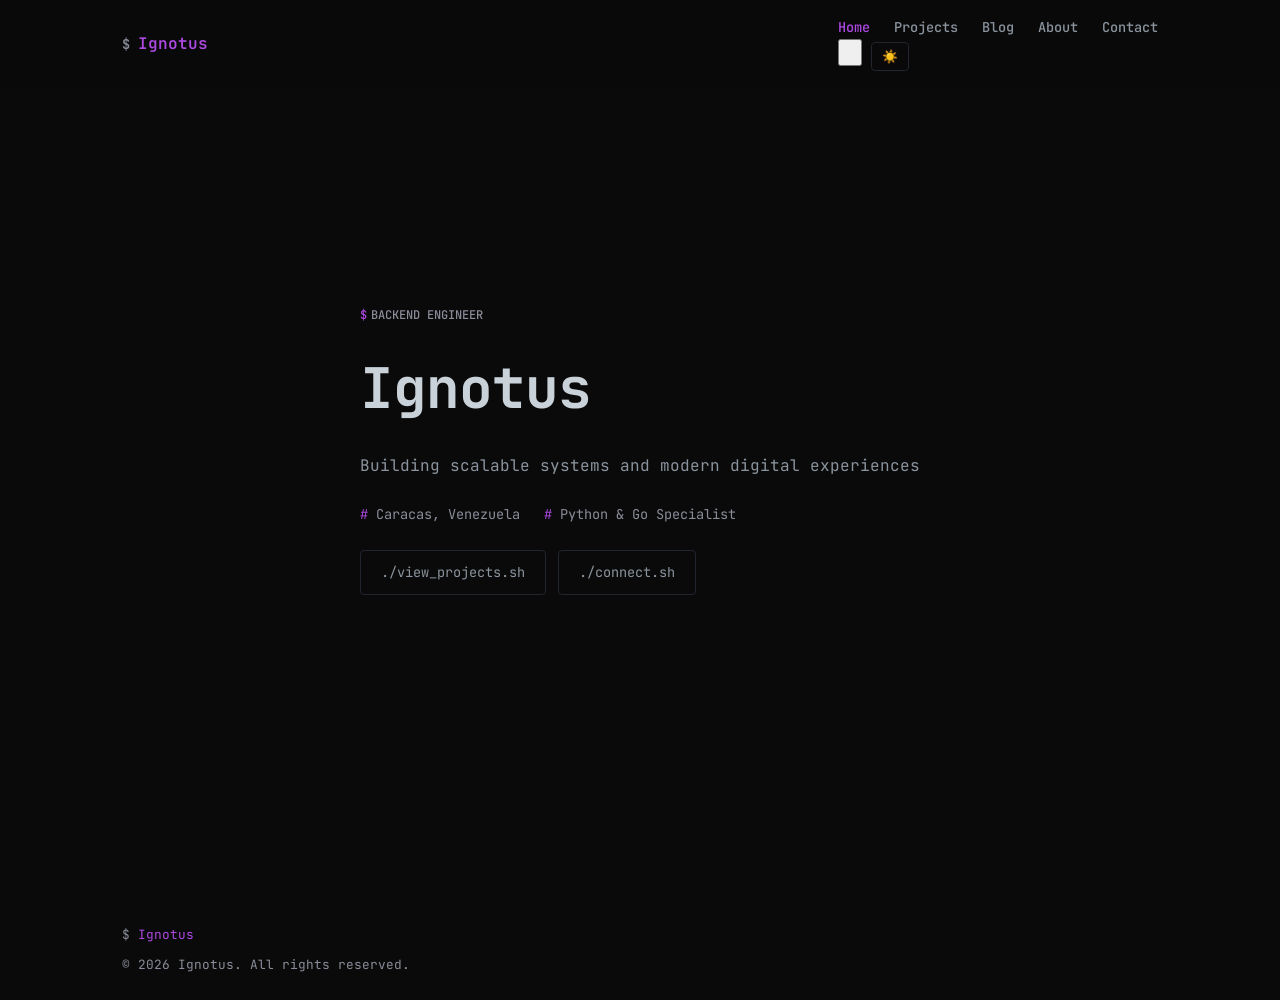
<file: index.html>
<!DOCTYPE html>
<html lang="en">
<head>
    <meta charset="UTF-8">
    <meta name="viewport" content="width=device-width, initial-scale=1.0">
    <title>Ignotus</title>
    <link rel="icon" href="data:image/svg+xml,<svg xmlns='http://www.w3.org/2000/svg' viewBox='0 0 100 100'><text y='.9em' font-size='90'>⌨</text></svg>">
    <link rel="preconnect" href="https://fonts.googleapis.com">
    <link rel="preconnect" href="https://fonts.gstatic.com" crossorigin>
    <link href="https://fonts.googleapis.com/css2?family=Inter:wght@400;500;600;700&family=JetBrains+Mono:wght@400;500;600&display=swap" rel="stylesheet">
    <link rel="stylesheet" href="style.css">
    <meta name="description" content="Ignotus - Backend Engineer | Python & Go | Systems & Scale">
    <meta property="og:title" content="Ignotus - Backend Engineer Portfolio">
    <meta property="og:description" content="Ignotus - Backend Engineer specializing in Python, Go, and scalable systems. View projects and get in touch.">
    <meta property="og:type" content="website">
    <meta property="og:site_name" content="Ignotus">
    <meta name="twitter:card" content="summary_large_image">
    <meta name="twitter:title" content="Ignotus - Backend Engineer Portfolio">
    <meta name="twitter:description" content="Ignotus - Backend Engineer specializing in Python, Go, and scalable systems. View projects and get in touch.">
</head>
<body>
    <a href="#main-content" class="skip-link">Skip to main content</a>
    <nav class="navbar">
        <div class="nav-content">
            <a href="index.html" class="logo">Ignotus</a>
            <div class="nav-links-wrapper">
                <ul class="nav-links">
                    <li><a href="index.html" class="active">Home</a></li>
                    <li><a href="projects.html">Projects</a></li>
                    <li><a href="blog.html">Blog</a></li>
                    <li><a href="about.html">About</a></li>
                    <li><a href="contact.html">Contact</a></li>
                </ul>
                <div class="nav-controls">
                    <button class="mobile-menu-btn" aria-label="Open menu">
                        <svg viewBox="0 0 24 24" width="20" height="20" fill="currentColor"><path d="M3 6h18M3 12h18M3 18h18"/></svg>
                    </button>
                    <button class="theme-toggle" aria-label="Toggle theme">🌙</button>
                </div>
            </div>
        </div>
    </nav>
    <div id="main-content">

    <section class="hero">
        <div class="hero-content">
            <p class="hero-label mono">BACKEND ENGINEER<span class="cursor"></span></p>
            <h1 class="hero-name">Ignotus</h1>
            <p class="hero-tagline sans">Building scalable systems and modern digital experiences</p>
            <div class="hero-meta">
                <span class="hero-location">Caracas, Venezuela</span>
                <span class="hero-role mono">Python & Go Specialist</span>
            </div>
            <div class="hero-links">
                <a href="projects.html">./view_projects.sh</a>
                <a href="contact.html">./connect.sh</a>
            </div>
        </div>
    </section>
</div>

    <footer class="footer">
        <div class="container">
            <div class="footer-content">
                <p class="footer-logo mono">Ignotus</p>
                <p class="footer-copy">© 2026 Ignotus. All rights reserved.</p>
            </div>
        </div>
    </footer>

    <script src="script.js"></script>
</body>
</html>
</file>
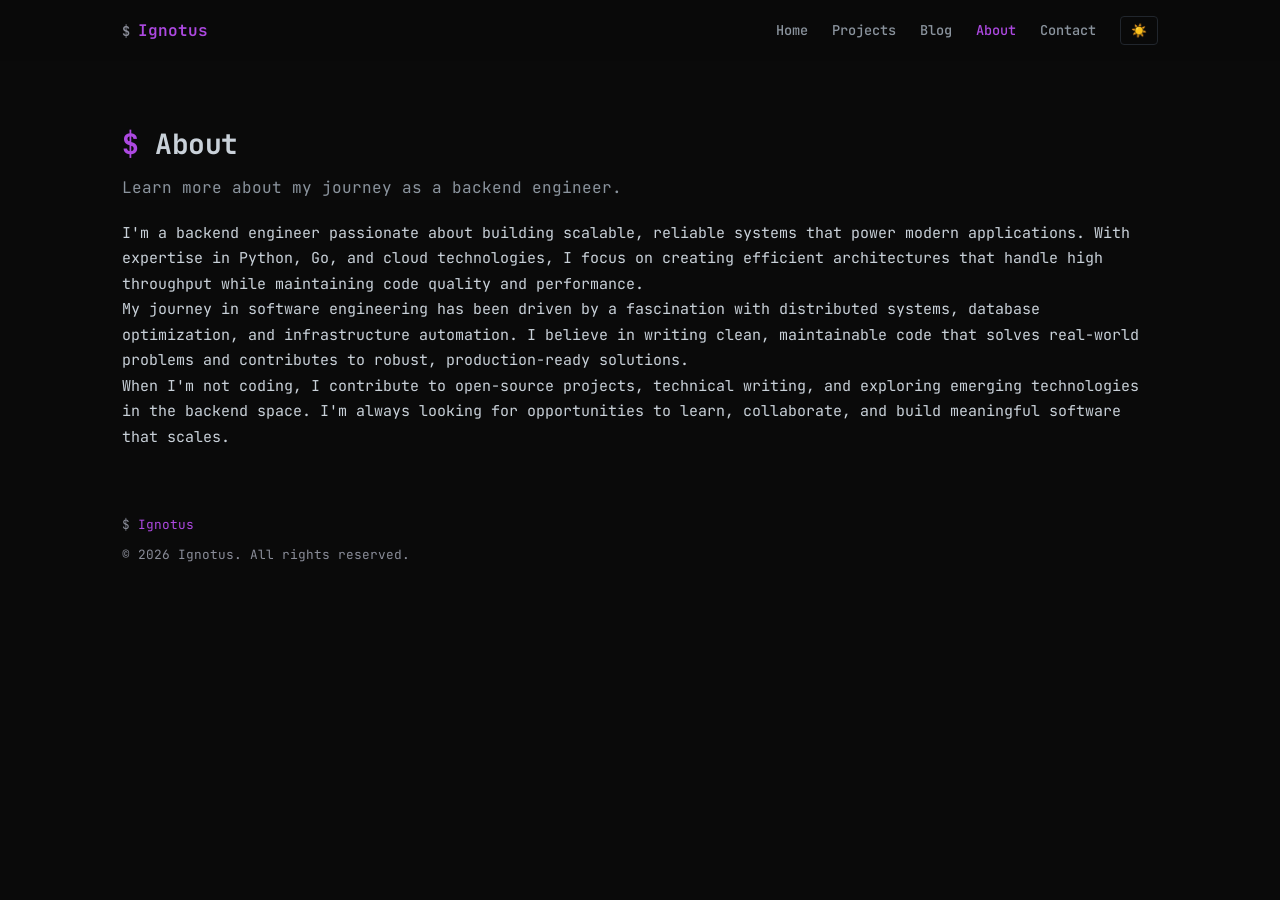
<file: about.html>
<!DOCTYPE html>
<html lang="en">
<head>
    <meta charset="UTF-8">
    <meta name="viewport" content="width=device-width, initial-scale=1.0">
    <title>About | Ignotus</title>
    <link rel="icon" href="data:image/svg+xml,<svg xmlns='http://www.w3.org/2000/svg' viewBox='0 0 100 100'><text y='.9em' font-size='90'>⌨</text></svg>">
    <link rel="preconnect" href="https://fonts.googleapis.com">
    <link rel="preconnect" href="https://fonts.gstatic.com" crossorigin>
    <link href="https://fonts.googleapis.com/css2?family=Inter:wght@400;500;600;700&family=JetBrains+Mono:wght@400;500;600&display=swap" rel="stylesheet">
    <link rel="stylesheet" href="style.css">
    <meta name="description" content="About | Ignotus">
    <meta property="og:title" content="About Ignotus - Backend Engineer">
    <meta property="og:description" content="Learn about Ignotus' journey as a backend engineer, expertise in Python, Go, and scalable systems.">
    <meta property="og:type" content="website">
    <meta property="og:site_name" content="Ignotus">
    <meta name="twitter:card" content="summary_large_image">
    <meta name="twitter:title" content="About Ignotus">
    <meta name="twitter:description" content="Learn about Ignotus' journey as a backend engineer, expertise in Python, Go, and scalable systems.">
</head>
<body>
    <a href="#main-content" class="skip-link">Skip to main content</a>
    <nav class="navbar">
        <div class="nav-content">
            <a href="index.html" class="logo">Ignotus</a>
            <ul class="nav-links">
                <li><a href="index.html">Home</a></li>
                <li><a href="projects.html">Projects</a></li>
                <li><a href="blog.html">Blog</a></li>
                <li><a href="about.html" class="active">About</a></li>
                <li><a href="contact.html">Contact</a></li>
                <button class="theme-toggle" aria-label="Toggle theme">🌙</button>
            </ul>
        </div>
    </nav>
    <div id="main-content">
    <section class="section">
        <div class="container">
            <div class="page-header">
                <h1 class="page-title mono">About</h1>
                <p class="page-subtitle">Learn more about my journey as a backend engineer.</p>
            </div>

            <div class="about-content fade-in">
                <p class="about-text">I'm a backend engineer passionate about building scalable, reliable systems that power modern applications. With expertise in Python, Go, and cloud technologies, I focus on creating efficient architectures that handle high throughput while maintaining code quality and performance.</p>

                <p class="about-text">My journey in software engineering has been driven by a fascination with distributed systems, database optimization, and infrastructure automation. I believe in writing clean, maintainable code that solves real-world problems and contributes to robust, production-ready solutions.</p>

                <p class="about-text">When I'm not coding, I contribute to open-source projects, technical writing, and exploring emerging technologies in the backend space. I'm always looking for opportunities to learn, collaborate, and build meaningful software that scales.</p>
            </div>
        </div>
    </section>
</div>

    <footer class="footer">
        <div class="container">
            <div class="footer-content">
                <p class="footer-logo mono">Ignotus</p>
                <p class="footer-copy">© 2026 Ignotus. All rights reserved.</p>
            </div>
        </div>
    </footer>

    <script src="script.js"></script>
</body>
</html>
</file>
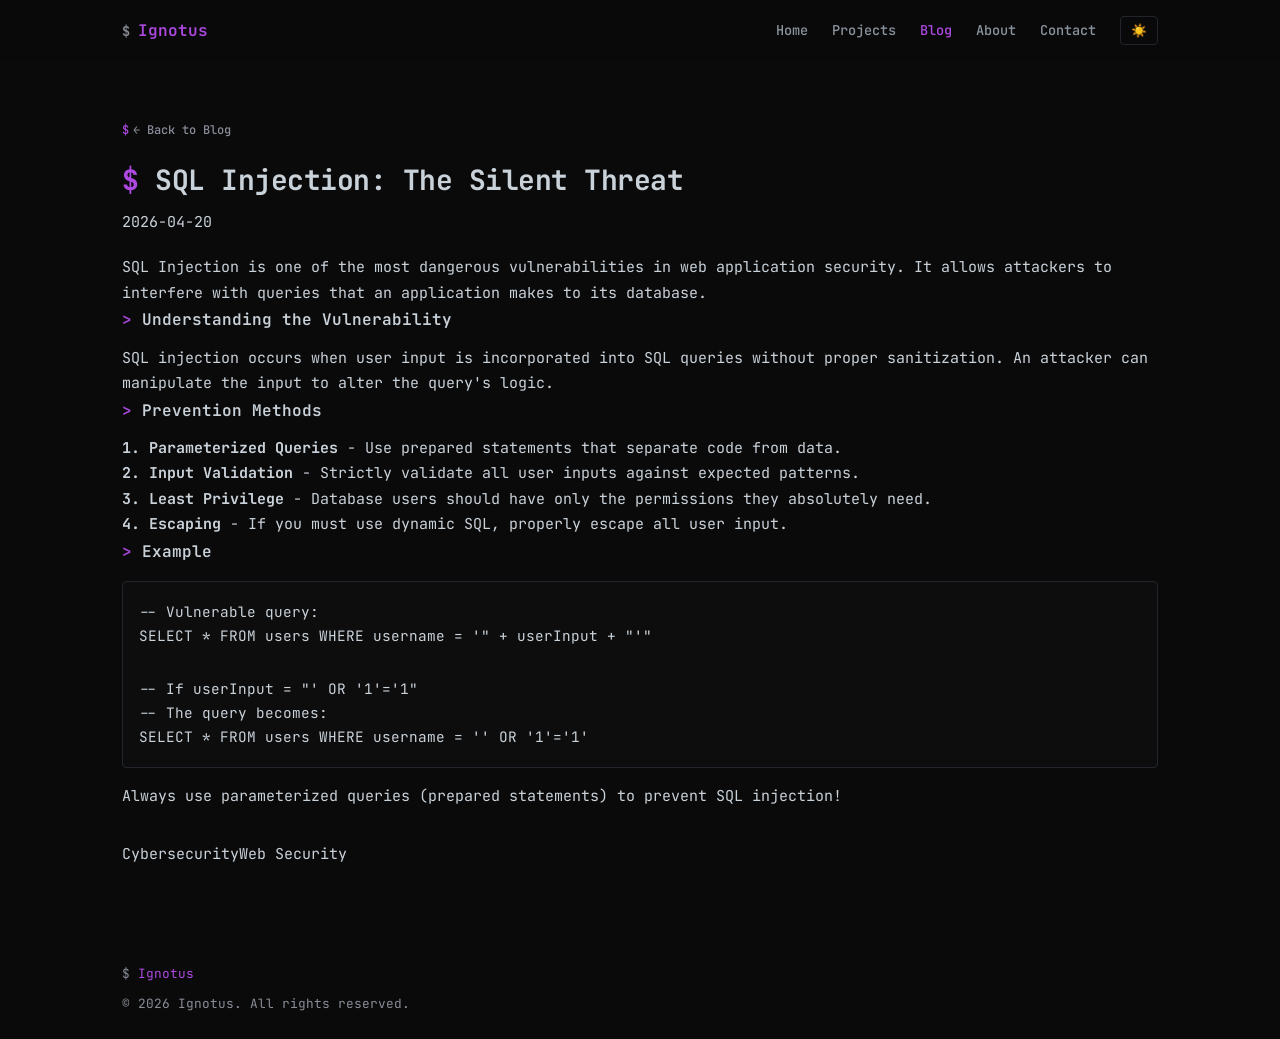
<file: blog-post.html>
<!DOCTYPE html>
<html lang="en">
<head>
    <meta charset="UTF-8">
    <meta name="viewport" content="width=device-width, initial-scale=1.0">
    <title>Blog Post | Ignotus</title>
    <link rel="icon" href="data:image/svg+xml,<svg xmlns='http://www.w3.org/2000/svg' viewBox='0 0 100 100'><text y='.9em' font-size='90'>⌨</text></svg>">
    <link rel="preconnect" href="https://fonts.googleapis.com">
    <link rel="preconnect" href="https://fonts.gstatic.com" crossorigin>
    <link href="https://fonts.googleapis.com/css2?family=Inter:wght@400;500;600;700&family=JetBrains+Mono:wght@400;500;600&display=swap" rel="stylesheet">
    <link rel="stylesheet" href="style.css">
    <meta name="description" content="Blog Post | Ignotus">
    <meta property="og:title" content="Blog Post | Ignotus">
    <meta property="og:description" content="Blog post from Ignotus portfolio">
    <meta property="og:type" content="website">
    <meta property="og:site_name" content="Ignotus">
    <meta name="twitter:card" content="summary_large_image">
    <meta name="twitter:title" content="Blog Post | Ignotus">
    <meta name="twitter:description" content="Blog post from Ignotus portfolio">
</head>
<body>
    <a href="#main-content" class="skip-link">Skip to main content</a>
    <nav class="navbar">
        <div class="nav-content">
            <a href="index.html" class="logo">Ignotus</a>
            <ul class="nav-links">
                <li><a href="index.html">Home</a></li>
                <li><a href="projects.html">Projects</a></li>
                <li><a href="blog.html" class="active">Blog</a></li>
                <li><a href="about.html">About</a></li>
                <li><a href="contact.html">Contact</a></li>
                <button class="theme-toggle" aria-label="Toggle theme">🌙</button>
            </ul>
        </div>
    </nav>

    <section class="section">
        <div class="container">
            <div class="page-header">
                <p class="hero-label mono"><a href="blog.html" style="color: var(--text-muted);">← Back to Blog</a></p>
                <h1 class="page-title mono" id="post-title">Loading...</h1>
                <p class="blog-date" id="post-date"></p>
            </div>

            <div class="sub-section">
                <div class="about-text" id="post-content">
                    <p>Loading post content...</p>
                </div>
            </div>

            <div class="sub-section" id="post-tags-section">
                <div class="blog-tags" id="post-tags">
                </div>
            </div>
        </div>
    </section>

    <footer class="footer">
        <div class="container">
            <div class="footer-content">
                <p class="footer-logo mono">Ignotus</p>
                <p class="footer-copy">© 2026 Ignotus. All rights reserved.</p>
            </div>
        </div>
    </footer>

    <script src="script.js"></script>
    <script>
        document.addEventListener('DOMContentLoaded', () => {
            const urlParams = new URLSearchParams(window.location.search);
            const postId = urlParams.get('id') || 'sql-injection-guide';
            
            const posts = {
                'sql-injection-guide': {
                    title: 'SQL Injection: The Silent Threat',
                    date: '2026-04-20',
                    content: `
                        <p>SQL Injection is one of the most dangerous vulnerabilities in web application security. It allows attackers to interfere with queries that an application makes to its database.</p>
                        
                        <h2 class="sub-section-title">Understanding the Vulnerability</h2>
                        <p>SQL injection occurs when user input is incorporated into SQL queries without proper sanitization. An attacker can manipulate the input to alter the query's logic.</p>
                        
                        <h2 class="sub-section-title">Prevention Methods</h2>
                        <p><strong>1. Parameterized Queries</strong> - Use prepared statements that separate code from data.</p>
                        <p><strong>2. Input Validation</strong> - Strictly validate all user inputs against expected patterns.</p>
                        <p><strong>3. Least Privilege</strong> - Database users should have only the permissions they absolutely need.</p>
                        <p><strong>4. Escaping</strong> - If you must use dynamic SQL, properly escape all user input.</p>
                        
                        <h2 class="sub-section-title">Example</h2>
                        <div class="terminal-box">
                            <p class="output-line">-- Vulnerable query:</p>
                            <p class="output-line">SELECT * FROM users WHERE username = '" + userInput + "'"</p>
                            <br>
                            <p class="output-line">-- If userInput = "' OR '1'='1"</p>
                            <p class="output-line">-- The query becomes:</p>
                            <p class="output-line">SELECT * FROM users WHERE username = '' OR '1'='1'</p>
                        </div>
                        
                        <p>Always use parameterized queries (prepared statements) to prevent SQL injection!</p>
                    `,
                    tags: ['Cybersecurity', 'Web Security']
                },
                'xss-prevention': {
                    title: 'Cross-Site Scripting (XSS) Defense',
                    date: '2026-04-15',
                    content: `
                        <p>Cross-Site Scripting (XSS) attacks inject malicious scripts into trusted websites. Here's how to defend against them.</p>
                        
                        <h2 class="sub-section-title">Types of XSS</h2>
                        <p><strong>1. Reflected XSS</strong> - Malicious script is part of the request sent to the web server.</p>
                        <p><strong>2. Stored XSS</strong> - Malicious script is stored on the target server.</p>
                        <p><strong>3. DOM-based XSS</strong> - Vulnerabilities in client-side code.</p>
                        
                        <h2 class="sub-section-title">Defense Strategies</h2>
                        <p><strong>1. Output Encoding</strong> - Encode all untrusted data before rendering.</p>
                        <p><strong>2. Content Security Policy</strong> - Use CSP headers to restrict script sources.</p>
                        <p><strong>3. HTTPOnly Cookies</strong> - Prevent JavaScript access to cookies.</p>
                    `,
                    tags: ['Cybersecurity', 'Web Security']
                },
                'python-microservices': {
                    title: 'Building Microservices with Python & FastAPI',
                    date: '2026-04-10',
                    content: `
                        <p>FastAPI has become one of the most popular Python frameworks for building microservices. Here's a guide on architecture patterns and best practices.</p>
                        
                        <h2 class="sub-section-title">Why FastAPI?</h2>
                        <p>FastAPI is modern, fast, and provides automatic documentation with Swagger UI. It's built on Starlette for routing and Pydantic for data validation.</p>
                        
                        <h2 class="sub-section-title">Best Practices</h2>
                        <p><strong>1. Dependency Injection</strong> - Use FastAPI's dependency system for clean code.</p>
                        <p><strong>2. Async/Await</strong> - Leverage Python's async capabilities for performance.</p>
                        <p><strong>3. Configuration</strong> - Keep config separate from code using environment variables.</p>
                        <p><strong>4. Error Handling</strong> - Implement centralized exception handlers.</p>
                    `,
                    tags: ['Software Engineering', 'Backend']
                }
            };
            
            const post = posts[postId];
            if (post) {
                document.getElementById('post-title').textContent = post.title;
                document.getElementById('post-date').textContent = post.date;
                document.getElementById('post-content').innerHTML = post.content;
                document.getElementById('post-tags').innerHTML = post.tags.map(tag => `<span>${tag}</span>`).join('');
                document.title = `${post.title} | Ignotus`;

                // Update meta tags for sharing
                const description = `${post.title} - Read this post on the Ignotus portfolio.`;
                document.querySelector('meta[name="description"]').setAttribute('content', description);
                document.querySelector('meta[property="og:title"]').setAttribute('content', post.title);
                document.querySelector('meta[property="og:description"]').setAttribute('content', description);
                document.querySelector('meta[name="twitter:title"]').setAttribute('content', post.title);
                document.querySelector('meta[name="twitter:description"]').setAttribute('content', description);
            } else {
                document.getElementById('post-title').textContent = 'Post Not Found';
                document.getElementById('post-content').innerHTML = '<p>The requested blog post could not be found.</p>';
                document.getElementById('post-tags-section').style.display = 'none';
            }
        });
    </script>
</body>
</html>
</file>
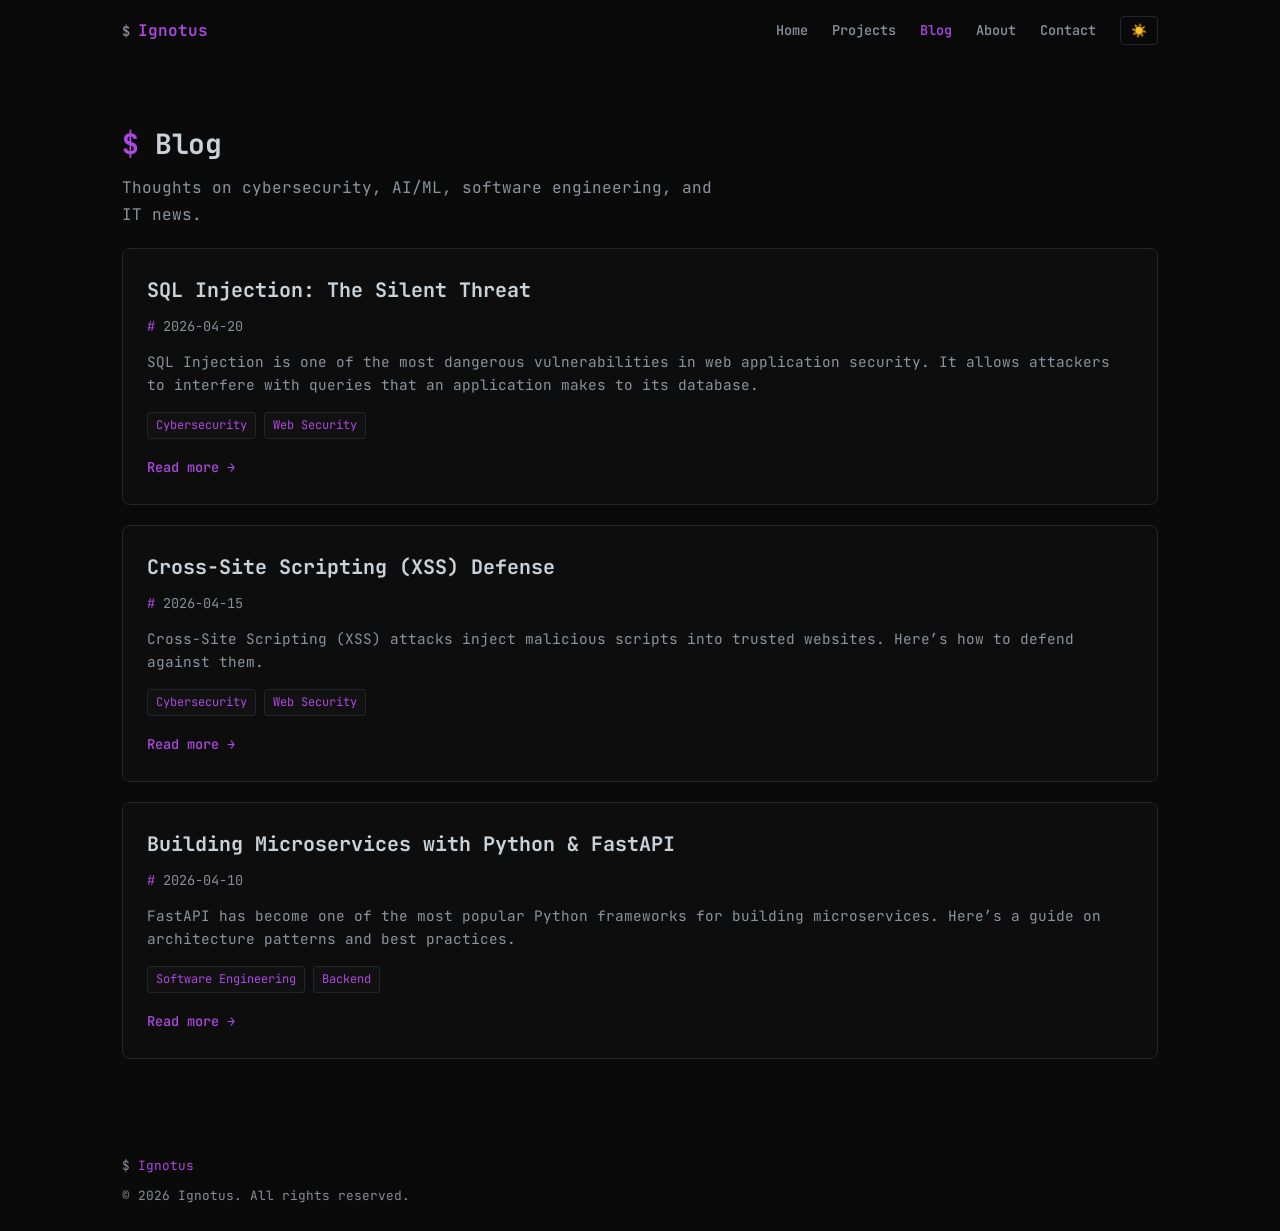
<file: blog.html>
<!DOCTYPE html>
<html lang="en">
<head>
    <meta charset="UTF-8">
    <meta name="viewport" content="width=device-width, initial-scale=1.0">
    <title>Blog | Ignotus</title>
    <link rel="icon" href="data:image/svg+xml,<svg xmlns='http://www.w3.org/2000/svg' viewBox='0 0 100 100'><text y='.9em' font-size='90'>⌨</text></svg>">
    <link rel="preconnect" href="https://fonts.googleapis.com">
    <link rel="preconnect" href="https://fonts.gstatic.com" crossorigin>
    <link href="https://fonts.googleapis.com/css2?family=Inter:wght@400;500;600;700&family=JetBrains+Mono:wght@400;500;600&display=swap" rel="stylesheet">
    <link rel="stylesheet" href="style.css">
    <meta name="description" content="Blog | Ignotus - Cybersecurity, AI/ML, Software Engineering">
    <meta property="og:title" content="Ignotus Blog - Insights on Tech & Engineering">
    <meta property="og:description" content="Read Ignotus' blog posts on cybersecurity, AI/ML, software engineering, and IT news.">
    <meta property="og:type" content="website">
    <meta property="og:site_name" content="Ignotus">
    <meta name="twitter:card" content="summary_large_image">
    <meta name="twitter:title" content="Ignotus Blog">
    <meta name="twitter:description" content="Read Ignotus' blog posts on cybersecurity, AI/ML, software engineering, and IT news.">
</head>
<body>
    <a href="#main-content" class="skip-link">Skip to main content</a>
    <nav class="navbar">
        <div class="nav-content">
            <a href="index.html" class="logo">Ignotus</a>
            <ul class="nav-links">
                <li><a href="index.html">Home</a></li>
                <li><a href="projects.html">Projects</a></li>
                <li><a href="blog.html" class="active">Blog</a></li>
                <li><a href="about.html">About</a></li>
                <li><a href="contact.html">Contact</a></li>
                <button class="theme-toggle" aria-label="Toggle theme">🌙</button>
            </ul>
        </div>
    </nav>
    <div id="main-content">
    <section class="section">
        <div class="container">
            <div class="page-header">
                <h1 class="page-title mono">Blog</h1>
                <p class="page-subtitle">Thoughts on cybersecurity, AI/ML, software engineering, and IT news.</p>
            </div>

            <div class="sub-section">
                <div class="blog-list" id="blog-posts">
                </div>
            </div>
        </div>
    </section>
</div>

    <footer class="footer">
        <div class="container">
            <div class="footer-content">
                <p class="footer-logo mono">Ignotus</p>
                <p class="footer-copy">© 2026 Ignotus. All rights reserved.</p>
            </div>
        </div>
    </footer>

    <script src="script.js"></script>
</body>
</html>
</file>
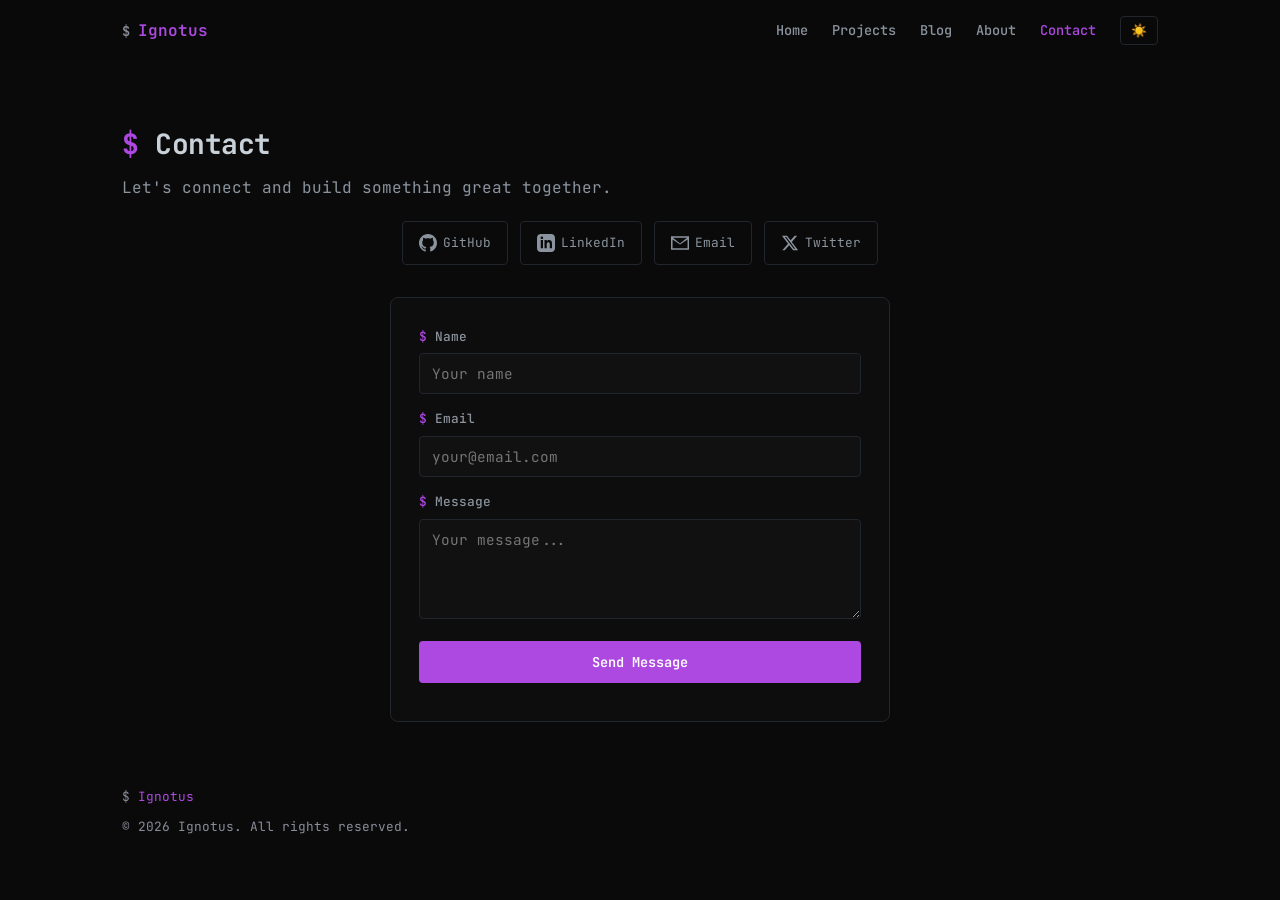
<file: contact.html>
<!DOCTYPE html>
<html lang="en">
<head>
    <meta charset="UTF-8">
    <meta name="viewport" content="width=device-width, initial-scale=1.0">
    <title>Contact | Ignotus</title>
    <link rel="icon" href="data:image/svg+xml,<svg xmlns='http://www.w3.org/2000/svg' viewBox='0 0 100 100'><text y='.9em' font-size='90'>⌨</text></svg>">
    <link rel="preconnect" href="https://fonts.googleapis.com">
    <link rel="preconnect" href="https://fonts.gstatic.com" crossorigin>
    <link href="https://fonts.googleapis.com/css2?family=Inter:wght@400;500;600;700&family=JetBrains+Mono:wght@400;500;600&display=swap" rel="stylesheet">
    <link rel="stylesheet" href="style.css">
    <meta name="description" content="Contact | Ignotus">
    <meta property="og:title" content="Contact Ignotus - Get in Touch">
    <meta property="og:description" content="Get in touch with Ignotus, a backend engineer specializing in Python and Go. Reach out for collaborations or inquiries.">
    <meta property="og:type" content="website">
    <meta property="og:site_name" content="Ignotus">
    <meta name="twitter:card" content="summary_large_image">
    <meta name="twitter:title" content="Contact Ignotus">
    <meta name="twitter:description" content="Get in touch with Ignotus, a backend engineer specializing in Python and Go. Reach out for collaborations or inquiries.">
</head>
<body>
    <a href="#main-content" class="skip-link">Skip to main content</a>
    <nav class="navbar">
        <div class="nav-content">
            <a href="index.html" class="logo">Ignotus</a>
            <ul class="nav-links">
                <li><a href="index.html">Home</a></li>
                <li><a href="projects.html">Projects</a></li>
                <li><a href="blog.html">Blog</a></li>
                <li><a href="about.html">About</a></li>
                <li><a href="contact.html" class="active">Contact</a></li>
                <button class="theme-toggle" aria-label="Toggle theme">🌙</button>
            </ul>
        </div>
    </nav>
    <div id="main-content">
    <section class="section">
        <div class="container">
            <div class="page-header">
                <h1 class="page-title mono">Contact</h1>
                <p class="page-subtitle">Let's connect and build something great together.</p>
            </div>

            <div class="contact-section">
                <div class="contact-profiles">
                    <a href="https://github.com/DantesSin616" target="_blank" rel="noopener noreferrer">
                        <svg viewBox="0 0 24 24" width="18" height="18" fill="currentColor"><path d="M12 0c-6.626 0-12 5.373-12 12 0 5.302 3.438 9.8 8.207 11.387.599.111.793-.261.793-.577v-2.234c-3.338.726-4.033-1.416-4.033-1.416-.546-1.387-1.333-1.756-1.333-1.756-1.089-.745.083-.729.083-.729 1.205.084 1.839 1.237 1.839 1.237 1.07 1.834 2.807 1.304 3.492.997.107-.775.418-1.305.762-1.604-2.665-.305-5.467-1.334-5.467-5.931 0-1.311.469-2.381 1.236-3.221-.124-.303-.535-1.524.117-3.176 0 0 1.008-.322 3.301 1.23.957-.266 1.983-.399 3.003-.404 1.02.005 2.047.138 3.006.404 2.291-1.552 3.297-1.23 3.297-1.23.653 1.653.242 2.874.118 3.176.77.84 1.235 1.911 1.235 3.221 0 4.609-2.807 5.624-5.479 5.921.43.372.823 1.102.823 2.222v3.293c0 .319.192.694.801.576 4.765-1.589 8.199-6.086 8.199-11.386 0-6.627-5.373-12-12-12z"/></svg>
                        GitHub
                    </a>
                    <a href="https://www.linkedin.com/in/deywar-garcia-068132276/" target="_blank" rel="noopener noreferrer">
                        <svg viewBox="0 0 24 24" width="18" height="18" fill="currentColor"><path d="M19 0h-14c-2.761 0-5 2.239-5 5v14c0 2.761 2.239 5 5 5h14c2.762 0 5-2.239 5-5v-14c0-2.761-2.238-5-5-5zm-11 19h-3v-11h3v11zm-1.5-12.268c-.966 0-1.75-.79-1.75-1.764s.784-1.764 1.75-1.764 1.75.79 1.75 1.764-.783 1.764-1.75 1.764zm13.5 12.268h-3v-5.604c0-3.368-4-3.113-4 0v5.604h-3v-11h3v1.765c1.396-2.586 7-2.777 7 2.476v6.759z"/></svg>
                        LinkedIn
                    </a>
                    <a href="mailto:gdeywarvzla@gmail.com">
                        <svg viewBox="0 0 24 24" width="18" height="18" fill="currentColor"><path d="M0 3v18h24v-18h-24zm21.518 2l-9.518 7.713-9.518-7.713zm-19.446 14v-11.817l10 6.843 10-6.843v11.817h-20z"/></svg>
                        Email
                    </a>
                    <a href="https://x.com/GDeywar" target="_blank" rel="noopener noreferrer">
                        <svg viewBox="0 0 24 24" width="18" height="18" fill="currentColor"><path d="M18.244 2.25h3.308l-7.227 8.26 8.502 11.24H16.17l-5.214-6.817L4.99 21.75H1.68l7.73-8.835L1.254 2.25H8.08l4.713 6.231zm-1.161 17.52h1.833L7.084 4.126H5.117z"/></svg>
                        Twitter
                    </a>
                </div>

                <div class="contact-form">
                    <form id="contact-form" novalidate>
                        <div class="form-group">
                            <label for="name">Name</label>
                            <input type="text" id="name" name="name" placeholder="Your name" required autocomplete="name" maxlength="100">
                        </div>
                        <div class="form-group">
                            <label for="email">Email</label>
                            <input type="email" id="email" name="email" placeholder="your@email.com" required autocomplete="email" maxlength="254">
                        </div>
                        <div class="form-group">
                            <label for="message">Message</label>
                            <textarea id="message" name="message" placeholder="Your message..." required maxlength="10000"></textarea>
                        </div>
                        <button type="submit" class="form-submit">Send Message</button>
                        <p id="form-status" class="form-status"></p>
                    </form>
                </div>
            </div>
        </div>
    </section>
</div>

    <footer class="footer">
        <div class="container">
            <div class="footer-content">
                <p class="footer-logo mono">Ignotus</p>
                <p class="footer-copy">© 2026 Ignotus. All rights reserved.</p>
            </div>
        </div>
    </footer>

    <script src="script.js"></script>
</body>
</html>
</file>
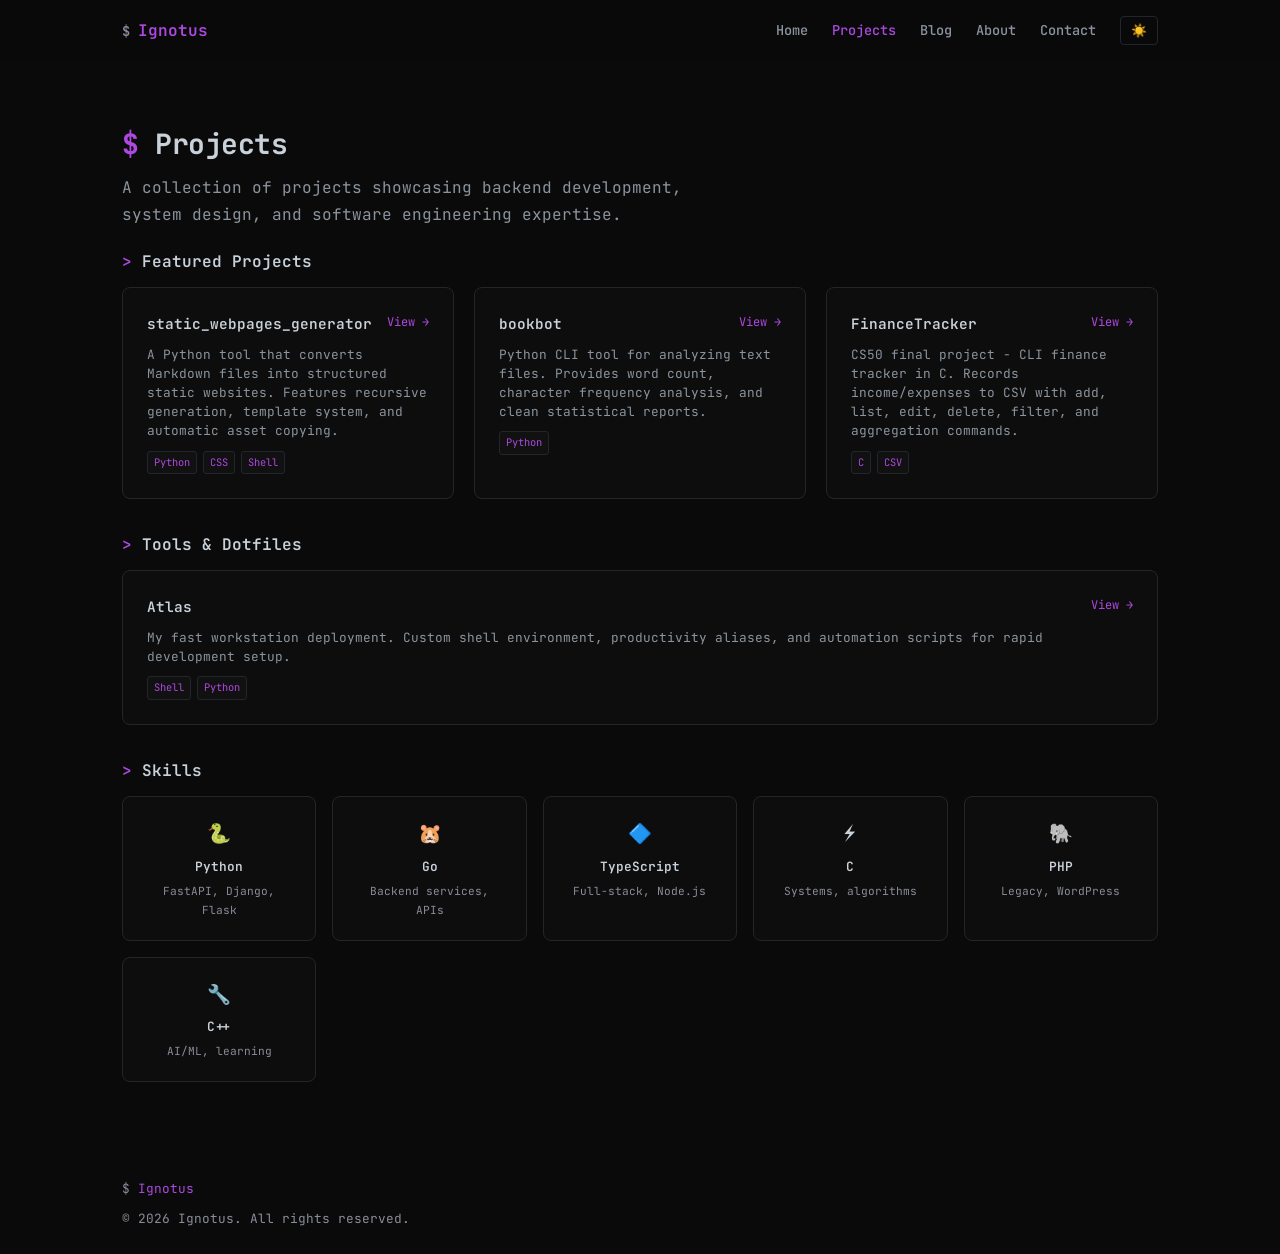
<file: projects.html>
<!DOCTYPE html>
<html lang="en">
<head>
    <meta charset="UTF-8">
    <meta name="viewport" content="width=device-width, initial-scale=1.0">
    <title>Projects | Ignotus</title>
    <link rel="icon" href="data:image/svg+xml,<svg xmlns='http://www.w3.org/2000/svg' viewBox='0 0 100 100'><text y='.9em' font-size='90'>⌨</text></svg>">
    <link rel="preconnect" href="https://fonts.googleapis.com">
    <link rel="preconnect" href="https://fonts.gstatic.com" crossorigin>
    <link href="https://fonts.googleapis.com/css2?family=Inter:wght@400;500;600;700&family=JetBrains+Mono:wght@400;500;600&display=swap" rel="stylesheet">
    <link rel="stylesheet" href="style.css">
    <meta name="description" content="Projects | Ignotus - Backend Engineer">
    <meta property="og:title" content="Projects | Ignotus">
    <meta property="og:description" content="Explore Ignotus' projects showcasing backend development, system design, and software engineering expertise.">
    <meta property="og:type" content="website">
    <meta property="og:site_name" content="Ignotus">
    <meta name="twitter:card" content="summary_large_image">
    <meta name="twitter:title" content="Projects | Ignotus">
    <meta name="twitter:description" content="Explore Ignotus' projects showcasing backend development, system design, and software engineering expertise.">
</head>
<body>
    <a href="#main-content" class="skip-link">Skip to main content</a>
    <nav class="navbar">
        <div class="nav-content">
            <a href="index.html" class="logo">Ignotus</a>
            <ul class="nav-links">
                <li><a href="index.html">Home</a></li>
                <li><a href="projects.html" class="active">Projects</a></li>
                <li><a href="blog.html">Blog</a></li>
                <li><a href="about.html">About</a></li>
                <li><a href="contact.html">Contact</a></li>
                <button class="theme-toggle" aria-label="Toggle theme">🌙</button>
            </ul>
        </div>
    </nav>
    <div id="main-content">
    <section class="section">
        <div class="container">
            <div class="page-header">
                <h1 class="page-title">Projects</h1>
                <p class="page-subtitle">A collection of projects showcasing backend development, system design, and software engineering expertise.</p>
            </div>

            <div class="sub-section">
                <h2 class="sub-section-title">Featured Projects</h2>
                <div class="projects-grid">
                    <article class="project-card">
                        <div class="project-header">
                            <h3 class="project-title">static_webpages_generator</h3>
                            <a href="https://github.com/DantesSin616/static_webpages_generator" class="project-link" target="_blank" rel="noopener noreferrer">View →</a>
                        </div>
                        <p class="project-desc">A Python tool that converts Markdown files into structured static websites. Features recursive generation, template system, and automatic asset copying.</p>
                        <div class="project-techs">
                            <span>Python</span>
                            <span>CSS</span>
                            <span>Shell</span>
                        </div>
                    </article>
                    <article class="project-card">
                        <div class="project-header">
                            <h3 class="project-title">bookbot</h3>
                            <a href="https://github.com/DantesSin616/bookbot" class="project-link" target="_blank" rel="noopener noreferrer">View →</a>
                        </div>
                        <p class="project-desc">Python CLI tool for analyzing text files. Provides word count, character frequency analysis, and clean statistical reports.</p>
                        <div class="project-techs">
                            <span>Python</span>
                        </div>
                    </article>
                    <article class="project-card">
                        <div class="project-header">
                            <h3 class="project-title">FinanceTracker</h3>
                            <a href="https://github.com/DantesSin616/FinanceTracker" class="project-link" target="_blank" rel="noopener noreferrer">View →</a>
                        </div>
                        <p class="project-desc">CS50 final project - CLI finance tracker in C. Records income/expenses to CSV with add, list, edit, delete, filter, and aggregation commands.</p>
                        <div class="project-techs">
                            <span>C</span>
                            <span>CSV</span>
                        </div>
                    </article>
                </div>
            </div>

            <div class="sub-section">
                <h2 class="sub-section-title">Tools & Dotfiles</h2>
                <div class="projects-grid">
                    <article class="project-card">
                        <div class="project-header">
                            <h3 class="project-title">Atlas</h3>
                            <a href="https://github.com/DantesSin616/Atlas" class="project-link" target="_blank" rel="noopener noreferrer">View →</a>
                        </div>
                        <p class="project-desc">My fast workstation deployment. Custom shell environment, productivity aliases, and automation scripts for rapid development setup.</p>
                        <div class="project-techs">
                            <span>Shell</span>
                            <span>Python</span>
                        </div>
                    </article>
                </div>
            </div>

            <div class="sub-section">
                <h2 class="sub-section-title">Skills</h2>
                <div class="skills-grid">
                    <article class="skill-item">
                        <div class="skill-icon">🐍</div>
                        <h3>Python</h3>
                        <p>FastAPI, Django, Flask</p>
                    </article>
                    <article class="skill-item">
                        <div class="skill-icon">🐹</div>
                        <h3>Go</h3>
                        <p>Backend services, APIs</p>
                    </article>
                    <article class="skill-item">
                        <div class="skill-icon">🔷</div>
                        <h3>TypeScript</h3>
                        <p>Full-stack, Node.js</p>
                    </article>
                    <article class="skill-item">
                        <div class="skill-icon">⚡</div>
                        <h3>C</h3>
                        <p>Systems, algorithms</p>
                    </article>
                    <article class="skill-item">
                        <div class="skill-icon">🐘</div>
                        <h3>PHP</h3>
                        <p>Legacy, WordPress</p>
                    </article>
                    <article class="skill-item">
                        <div class="skill-icon">🔧</div>
                        <h3>C++</h3>
                        <p>AI/ML, learning</p>
                    </article>
                </div>
            </div>
        </div>
    </section>
</div>

    <footer class="footer">
        <div class="container">
            <div class="footer-content">
                <p class="footer-logo">Ignotus</p>
                <p class="footer-copy">© 2026 Ignotus. All rights reserved.</p>
            </div>
        </div>
    </footer>

    <script src="script.js"></script>
</body>
</html>
</file>
<file: style.css>
:root {
    --bg-primary: #0a0a0a;
    --bg-secondary: #111111;
    --bg-card: #0d0d0d;
    --bg-nav: rgba(10, 10, 10, 0.85);
    --text-primary: #c9d1d9;
    --text-secondary: #8b949e;
    --text-muted: #8a8d99;
    --accent: #AD49E1;
    --accent-dim: #7A1CAC;
    --accent-glow: rgba(173, 73, 225, 0.4);
    --border: #21262d;
    --border-hover: #30363d;
    --success: #3fb950;
    --error: #f85149;
    --warning: #d29922;
    --font-mono: 'JetBrains Mono', 'Fira Code', 'Courier New', monospace;
    --font-sans: 'JetBrains Mono', 'Fira Code', 'Courier New', monospace;
}

[data-theme="light"] {
    --bg-primary: #f6f8fa;
    --bg-secondary: #ffffff;
    --bg-card: #ffffff;
    --bg-nav: rgba(246, 248, 250, 0.85);
    --text-primary: #24292f;
    --text-secondary: #57606a;
    --text-muted: #666e7d;
    --accent: #7A1CAC;
    --accent-dim: #AD49E1;
    --border: #d0d7de;
    --border-hover: #d8dee4;
}

* {
    margin: 0;
    padding: 0;
    box-sizing: border-box;
}

/* Skip to main content link */
.skip-link {
    position: absolute;
    top: -40px;
    left: 0;
    background: var(--bg-primary);
    color: var(--text-primary);
    padding: 8px 12px;
    z-index: 100;
    transition: top 0.3s ease-in-out;
    font-size: 0.85rem;
    text-decoration: none;
    border-radius: 0 0 4px 4px;
}

.skip-link:focus {
    top: 0;
    outline: 2px solid var(--accent);
    outline-offset: 2px;
}

/* Terminal-like cursor styling */
.cursor {
    display: inline-block;
    width: 2px;
    height: 1em;
    background-color: var(--accent);
    margin-left: 2px;
}

.cursor-solid {
    opacity: 1;
}

/* Terminal-like box for code/output */
.terminal-box {
    background: var(--bg-card);
    border: 1px solid var(--border);
    border-radius: 4px;
    padding: 16px;
    margin: 16px 0;
    font-family: var(--font-mono);
    font-size: 0.9rem;
}

.output-line {
    display: block;
    margin: 4px 0;
    color: var(--text-primary);
    line-height: 1.4;
}

html {
    scroll-behavior: smooth;
}

body {
    font-family: var(--font-mono);
    background-color: var(--bg-primary);
    color: var(--text-primary);
    line-height: 1.7;
    font-size: 15px;
    -webkit-font-smoothing: antialiased;
    -moz-osx-font-smoothing: grayscale;
    transition: background-color 0.3s, color 0.3s;
}

a {
    text-decoration: none;
    color: inherit;
}

.container {
    max-width: 1100px;
    margin: 0 auto;
    padding: 0 32px;
}

.navbar {
    position: fixed;
    top: 0;
    left: 0;
    width: 100%;
    background: var(--bg-nav);
    backdrop-filter: blur(12px);
    -webkit-backdrop-filter: blur(12px);
    z-index: 100;
}

.nav-content {
    max-width: 1100px;
    margin: 0 auto;
    padding: 16px 32px;
    display: flex;
    justify-content: space-between;
    align-items: center;
}

.logo {
    font-size: 1rem;
    font-weight: 600;
    color: var(--accent);
}

.logo::before {
    content: "$ ";
    color: var(--text-muted);
    font-size: 0.85rem;
}

.nav-links {
    display: flex;
    list-style: none;
    gap: 24px;
    align-items: center;
}

.nav-links li {
    display: flex;
    align-items: center;
}

.nav-links a {
    color: var(--text-secondary);
    font-size: 0.85rem;
    font-weight: 500;
    transition: color 0.2s;
}

.nav-links a:hover,
.nav-links a.active {
    color: var(--accent);
}

.theme-toggle {
    background: transparent;
    border: 1px solid var(--border);
    color: var(--text-muted);
    padding: 6px 10px;
    cursor: pointer;
    font-size: 0.8rem;
    border-radius: 4px;
    transition: all 0.2s;
}

.theme-toggle:hover {
    border-color: var(--accent);
    color: var(--accent);
}

.hero {
    min-height: 100vh;
    display: flex;
    align-items: center;
    justify-content: center;
    padding: 100px 24px;
}

.hero-content {
    text-align: left;
    max-width: 600px;
}

.hero-label {
    font-size: 0.75rem;
    font-weight: 500;
    color: var(--text-muted);
    margin-bottom: 16px;
    display: flex;
    align-items: baseline;
    gap: 4px;
}

.hero-label::before {
    content: "$ ";
    color: var(--accent);
}

.hero-label .cursor {
    height: 1em;
    margin-left: 0;
}

.hero-name {
    font-size: clamp(2rem, 6vw, 3.5rem);
    font-weight: 700;
    letter-spacing: -1px;
    margin-bottom: 16px;
}

.hero-tagline {
    font-size: 1rem;
    color: var(--text-secondary);
    margin-bottom: 24px;
}

.hero-meta {
    display: flex;
    gap: 24px;
    margin-bottom: 24px;
    font-size: 0.85rem;
    color: var(--text-muted);
}

.hero-location::before,
.hero-role::before {
    content: "# ";
    color: var(--accent);
}

.hero-links {
    display: flex;
    gap: 12px;
}

.hero-links a {
    padding: 10px 20px;
    border: 1px solid var(--border);
    color: var(--text-secondary);
    font-size: 0.85rem;
    transition: all 0.2s;
    border-radius: 4px;
    display: inline-block;
}

.hero-links a:hover {
    border-color: var(--accent);
    color: var(--accent);
}

/* Page header - balanced spacing */
.page-header {
    padding: 80px 0 20px;
}

.page-title {
    font-size: 1.75rem;
    font-weight: 700;
    letter-spacing: -0.5px;
    margin-bottom: 6px;
}

.page-title::before {
    content: "$ ";
    color: var(--accent);
}

.page-subtitle {
    font-size: 1rem;
    color: var(--text-secondary);
    max-width: 600px;
}

/* Section - balanced padding */
.section {
    padding: 40px 0;
}

.sub-section {
    margin-bottom: 32px;
}

.sub-section-title {
    font-size: 1rem;
    font-weight: 600;
    margin-bottom: 12px;
    color: var(--text-primary);
}

.sub-section-title::before {
    content: "> ";
    color: var(--accent);
}

/* Projects grid */
.projects-grid {
    display: grid;
    grid-template-columns: repeat(auto-fit, minmax(300px, 1fr));
    gap: 20px;
}

.project-card {
    background: var(--bg-card);
    border: 1px solid var(--border);
    padding: 24px;
    border-radius: 8px;
    transition: all 0.2s;
}

.project-card:hover {
    border-color: var(--accent);
    transform: translateY(-2px);
    box-shadow: 0 4px 12px rgba(173, 73, 225, 0.15);
}

.project-header {
    display: flex;
    justify-content: space-between;
    align-items: flex-start;
    margin-bottom: 8px;
}

.project-title {
    font-size: 0.9rem;
    font-weight: 600;
    color: var(--text-primary);
}

.project-link {
    font-size: 0.75rem;
    color: var(--accent);
    flex-shrink: 0;
}

.project-desc {
    color: var(--text-secondary);
    font-size: 0.8rem;
    line-height: 1.5;
    margin-bottom: 10px;
}

.project-techs {
    display: flex;
    gap: 6px;
    flex-wrap: wrap;
}

.project-techs span {
    padding: 2px 6px;
    background: var(--bg-secondary);
    border: 1px solid var(--border);
    font-size: 0.65rem;
    color: var(--accent);
    border-radius: 3px;
}

/* Skills grid */
.skills-grid {
    display: grid;
    grid-template-columns: repeat(auto-fit, minmax(160px, 1fr));
    gap: 16px;
}

.skill-item {
    background: var(--bg-card);
    border: 1px solid var(--border);
    padding: 20px;
    border-radius: 8px;
    text-align: center;
}

.skill-item:hover {
    border-color: var(--accent);
}

.skill-icon {
    font-size: 1.2rem;
    margin-bottom: 6px;
}

.skill-item h3 {
    font-size: 0.8rem;
    font-weight: 600;
    color: var(--text-primary);
    margin-bottom: 4px;
}

.skill-item p {
    font-size: 0.7rem;
    color: var(--text-muted);
}

/* Footer */
.footer {
    padding: 24px 0;
}

.footer-content {
    display: flex;
    justify-content: space-between;
    font-size: 0.8rem;
}

.footer-logo {
    color: var(--accent);
}

.footer-logo::before {
    content: "$ ";
    color: var(--text-muted);
}

.footer-copy {
    color: var(--text-muted);
}

/* Contact section */
.contact-section {
    max-width: 600px;
    margin: 0 auto;
}

.contact-intro {
    font-size: 1rem;
    color: var(--text-secondary);
    margin-bottom: 24px;
    text-align: center;
}

.contact-profiles {
    display: flex;
    justify-content: center;
    gap: 12px;
    flex-wrap: wrap;
    margin-bottom: 32px;
}

.contact-profiles a {
    display: flex;
    align-items: center;
    gap: 6px;
    padding: 10px 16px;
    border: 1px solid var(--border);
    color: var(--text-secondary);
    font-size: 0.8rem;
    transition: all 0.2s;
    border-radius: 4px;
}

.contact-profiles a:hover {
    border-color: var(--accent);
    color: var(--accent);
}

.contact-profiles svg {
    flex-shrink: 0;
}

.contact-form {
    background: var(--bg-card);
    border: 1px solid var(--border);
    padding: 28px;
    border-radius: 8px;
    max-width: 500px;
    margin: 0 auto;
}

.form-group {
    margin-bottom: 14px;
}

.form-group label {
    display: block;
    font-size: 0.8rem;
    font-weight: 500;
    color: var(--text-secondary);
    margin-bottom: 6px;
}

.form-group label::before {
    content: "$ ";
    color: var(--accent);
}

.form-group input,
.form-group textarea {
    width: 100%;
    padding: 10px 12px;
    background: var(--bg-secondary);
    border: 1px solid var(--border);
    border-radius: 4px;
    color: var(--text-primary);
    font-size: 0.9rem;
    font-family: var(--font-mono);
}

.form-group input:focus,
.form-group textarea:focus {
    outline: none;
    border-color: var(--accent);
}

.form-group textarea {
    min-height: 100px;
    resize: vertical;
}

.form-submit {
    width: 100%;
    padding: 12px;
    background: var(--accent);
    border: none;
    border-radius: 4px;
    color: white;
    font-size: 0.85rem;
    font-weight: 600;
    font-family: var(--font-mono);
    cursor: pointer;
    transition: all 0.2s;
}

.form-submit:hover {
    background: var(--accent-dim);
}

.form-submit:disabled {
    opacity: 0.5;
    cursor: not-allowed;
}

.form-status {
    margin-top: 10px;
    text-align: center;
    font-size: 0.8rem;
}

.form-status.success {
    color: var(--success);
}

.form-status.error {
    color: var(--error);
}

/* Blog styles */
.blog-post-item {
    background: var(--bg-card);
    border: 1px solid var(--border);
    border-radius: 8px;
    padding: 24px;
    margin-bottom: 20px;
    transition: all 0.2s;
}

.blog-post-item:hover {
    border-color: var(--accent);
    transform: translateY(-2px);
}

.blog-post-item h3 {
    margin-top: 0;
    margin-bottom: 8px;
    font-size: 1.25rem;
}

.blog-post-item h3 a {
    color: var(--text-primary);
    text-decoration: none;
}

.blog-post-item h3 a:hover {
    color: var(--accent);
}

.blog-post-date {
    display: block;
    color: var(--text-muted);
    font-size: 0.85rem;
    margin-bottom: 12px;
}

.blog-post-date::before {
    content: "# ";
    color: var(--accent);
}

.blog-post-excerpt {
    color: var(--text-secondary);
    font-size: 0.9rem;
    line-height: 1.6;
    margin-bottom: 16px;
}

.blog-post-tags {
    display: flex;
    flex-wrap: wrap;
    gap: 8px;
    margin-bottom: 16px;
}

.tag {
    background: var(--bg-secondary);
    border: 1px solid var(--border);
    padding: 2px 8px;
    border-radius: 3px;
    font-size: 0.75rem;
    color: var(--accent);
}

.read-more {
    display: inline-block;
    color: var(--accent);
    font-size: 0.85rem;
    font-weight: 500;
    text-decoration: none;
}

.read-more:hover {
    text-decoration: underline;
}

/* Mobile responsive */
/* Mobile responsive */
@media (max-width: 768px) {
    .projects-grid {
        grid-template-columns: 1fr;
    }

    .skills-grid {
        grid-template-columns: repeat(2, 1fr);
    }

    .contact-profiles {
        flex-direction: column;
    }

    .contact-profiles a {
        width: 100%;
        justify-content: center;
    }

    .footer-content {
        flex-direction: column;
        gap: 8px;
    }

    /* Mobile navigation */
    .nav-links-wrapper {
        display: flex;
        justify-content: space-between;
        align-items: center;
        width: 100%;
    }

    .nav-links {
        position: fixed;
        top: 60px;
        left: 0;
        width: 100%;
        background: var(--bg-nav);
        backdrop-filter: blur(12px);
        -webkit-backdrop-filter: blur(12px);
        flex-direction: column;
        align-items: stretch;
        gap: 0;
        max-height: 0;
        overflow: hidden;
        transition: max-height 0.3s ease-out;
        z-index: 99;
    }

    .nav-links.active {
        max-height: 300px;
        transition: max-height 0.3s ease-in;
    }

    .nav-links li {
        width: 100%;
    }

    .nav-links a {
        display: block;
        padding: 16px 32px;
        text-align: left;
        border-top: 1px solid var(--border);
    }

    .nav-controls {
        display: flex;
        gap: 12px;
        align-items: center;
    }

    .mobile-menu-btn {
        background: transparent;
        border: none;
        color: var(--text-secondary);
        font-size: 1.2rem;
        cursor: pointer;
        padding: 8px;
        transition: color 0.2s;
    }

    .mobile-menu-btn:hover {
        color: var(--accent);
    }

    .theme-toggle {
        background: transparent;
        border: 1px solid var(--border);
        color: var(--text-muted);
        padding: 6px 10px;
        cursor: pointer;
        font-size: 0.8rem;
        border-radius: 4px;
        transition: all 0.2s;
    }
}

    .footer-content {
        flex-direction: column;
        gap: 8px;
    }
}
</file>
